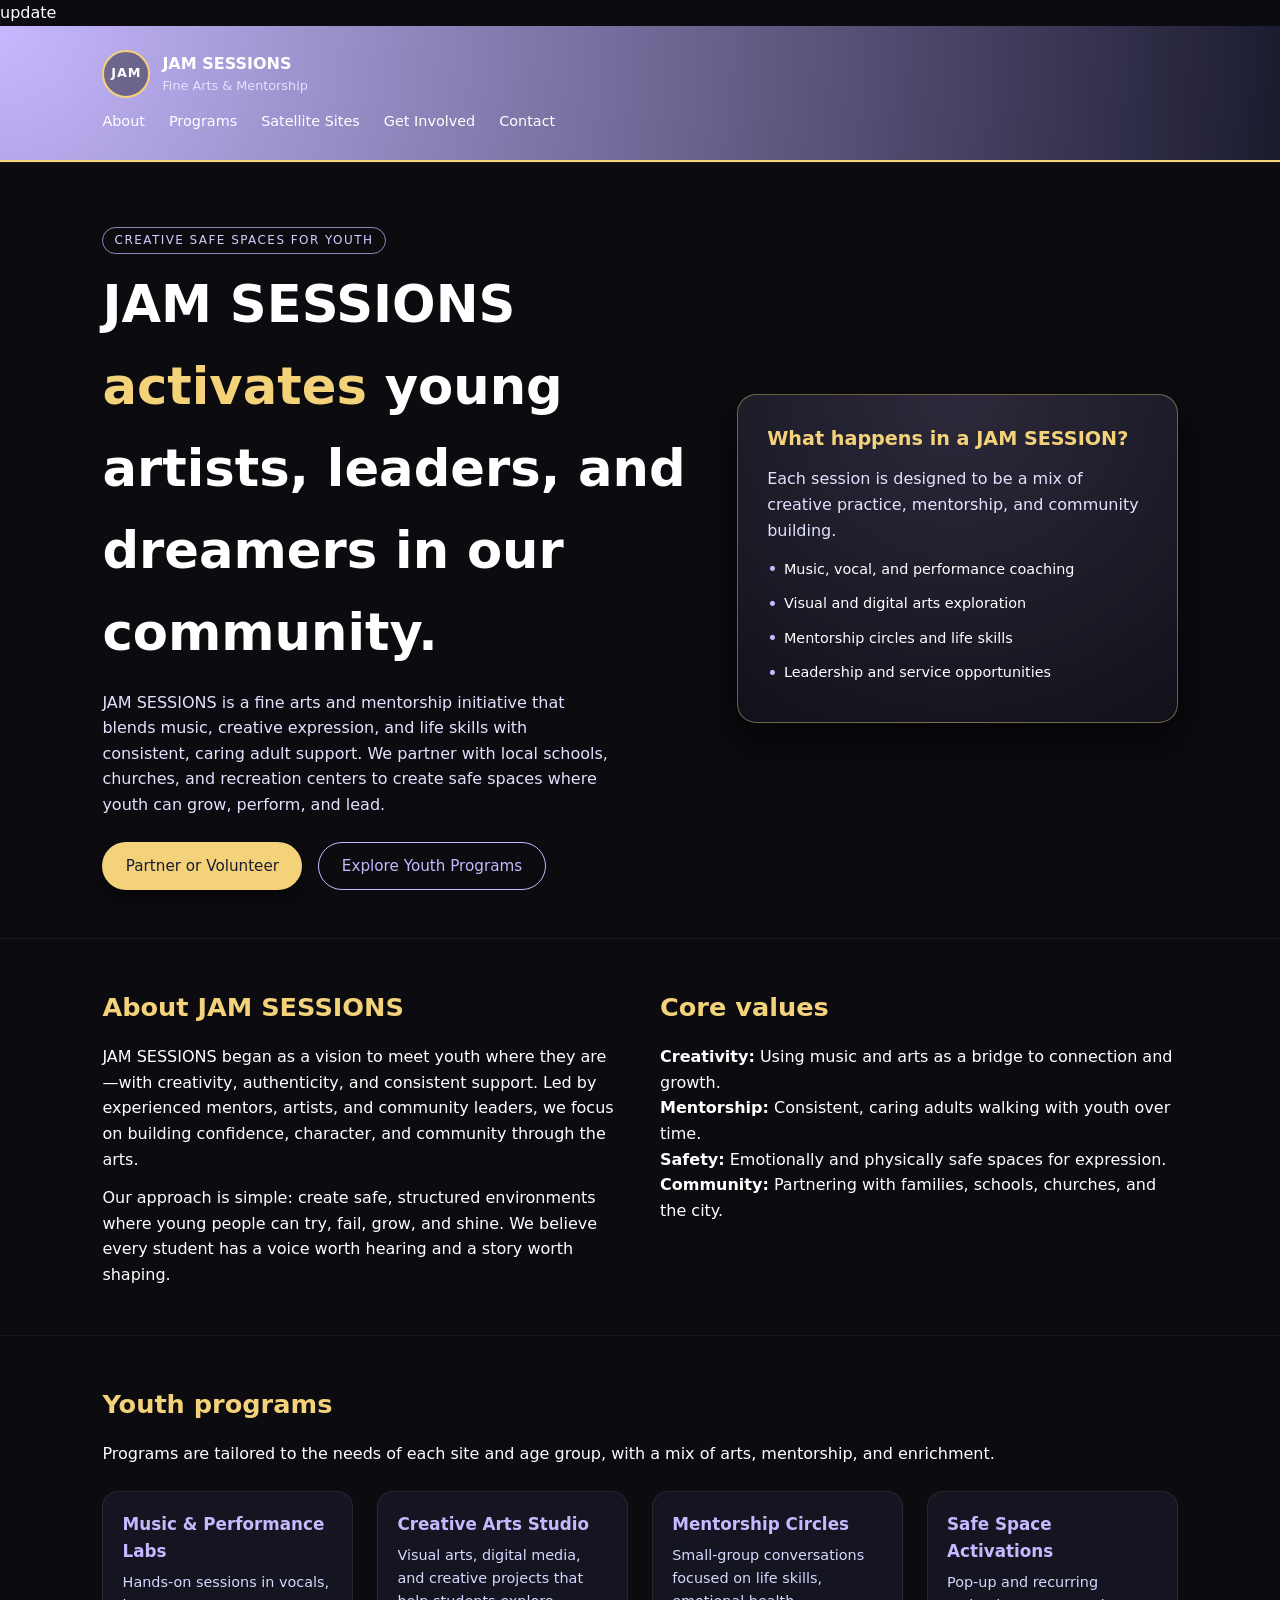
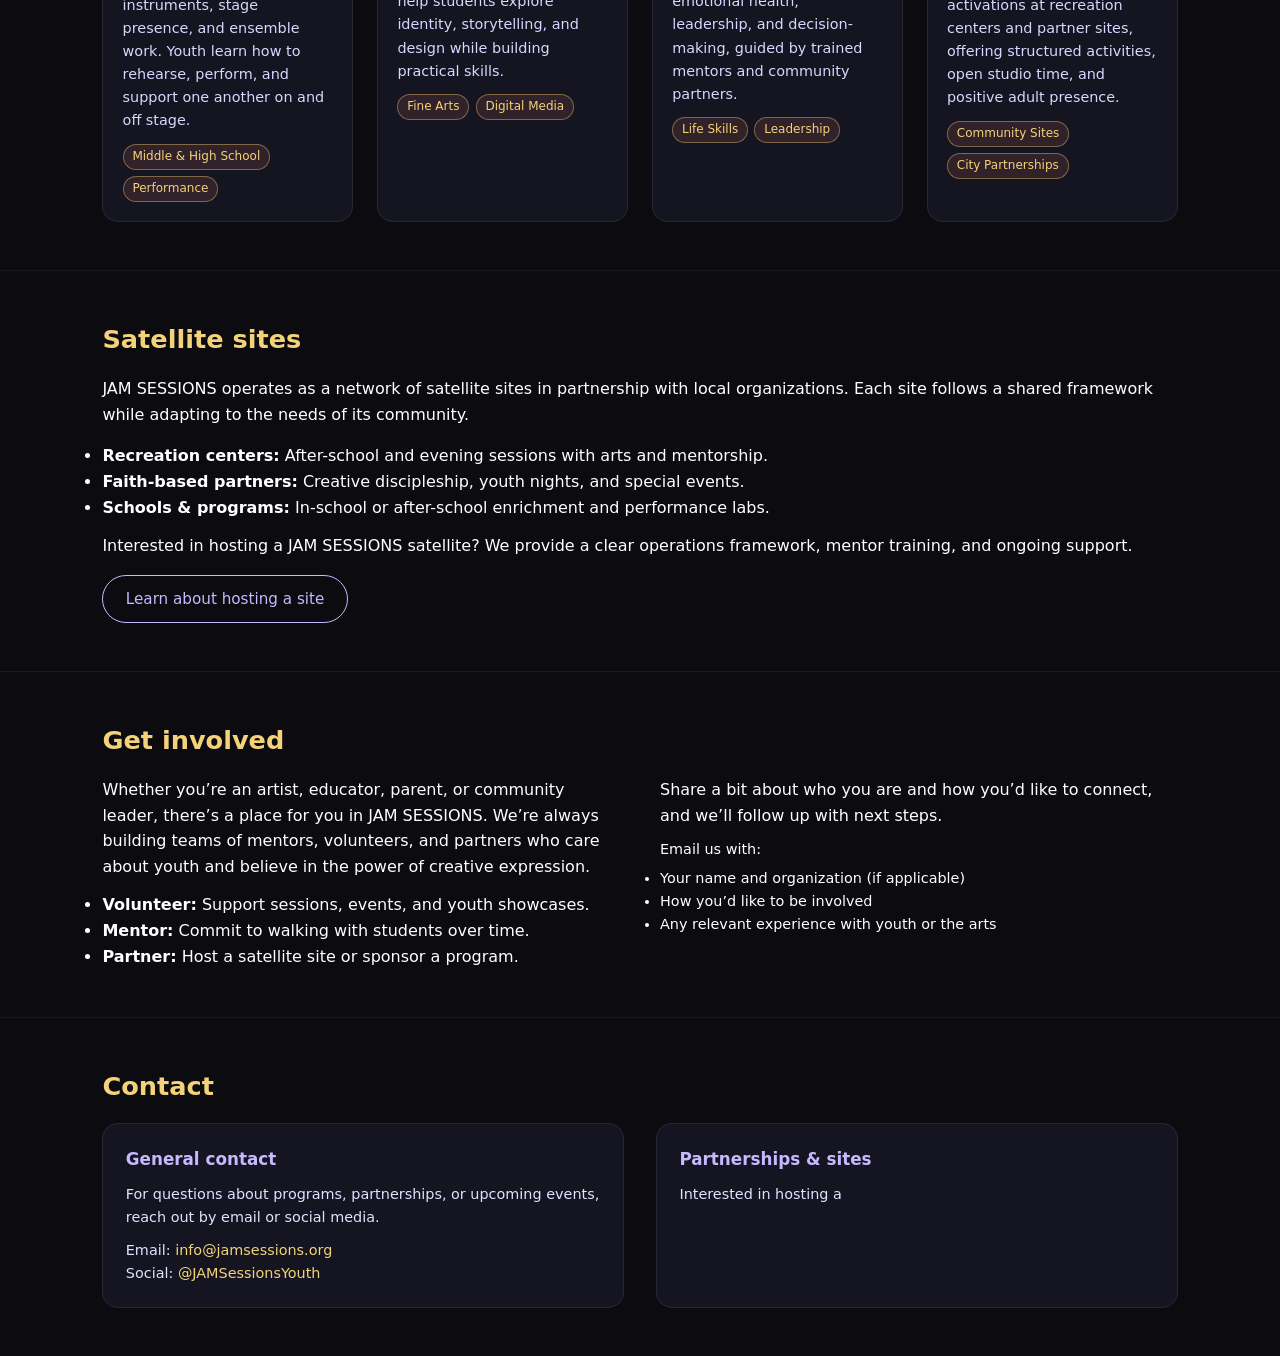
<file: index.html>
update <!DOCTYPE html>
<html lang="en">
<head>
  <meta charset="UTF-8" />
  <title>JAM SESSIONS – Fine Arts & Mentorship</title>
  <meta name="viewport" content="width=device-width, initial-scale=1" />
  <style>
    :root {
      --lavender: #c7b8ff;
      --soft-gold: #f4d27a;
      --white: #ffffff;
      --dark: #111111;
      --accent: #ff7a5c;
    }

    * {
      box-sizing: border-box;
      margin: 0;
      padding: 0;
    }

    body {
      font-family: system-ui, -apple-system, BlinkMacSystemFont, "Segoe UI", sans-serif;
      background: #0b0b10;
      color: var(--white);
      line-height: 1.6;
    }

    header {
      background: radial-gradient(circle at top left, var(--lavender), #1b1b2f);
      border-bottom: 2px solid var(--soft-gold);
      padding: 1.5rem 8%;
      position: sticky;
      top: 0;
      z-index: 10;
    }

    .brand {
      display: flex;
      align-items: center;
      gap: 0.75rem;
    }

    .badge {
      width: 48px;
      height: 48px;
      border-radius: 999px;
      border: 2px solid var(--soft-gold);
      display: flex;
      align-items: center;
      justify-content: center;
      background: rgba(0,0,0,0.4);
      font-weight: 700;
      letter-spacing: 0.08em;
      font-size: 0.8rem;
      text-transform: uppercase;
    }

    nav {
      margin-top: 0.75rem;
      display: flex;
      gap: 1.5rem;
      flex-wrap: wrap;
      font-size: 0.9rem;
    }

    nav a {
      color: var(--white);
      text-decoration: none;
      position: relative;
      padding-bottom: 0.2rem;
    }

    nav a::after {
      content: "";
      position: absolute;
      left: 0;
      bottom: 0;
      width: 0;
      height: 2px;
      background: var(--soft-gold);
      transition: width 0.2s ease-out;
    }

    nav a:hover::after {
      width: 100%;
    }

    .hero {
      padding: 4rem 8% 3rem;
      display: grid;
      grid-template-columns: minmax(0, 2fr) minmax(0, 1.5fr);
      gap: 3rem;
      align-items: center;
    }

    .hero h1 {
      font-size: clamp(2.4rem, 4vw, 3.4rem);
      margin-bottom: 1rem;
    }

    .hero h1 span {
      color: var(--soft-gold);
    }

    .hero p {
      max-width: 32rem;
      color: #e2e2ff;
    }

    .hero-actions {
      margin-top: 1.5rem;
      display: flex;
      flex-wrap: wrap;
      gap: 1rem;
    }

    .btn {
      display: inline-flex;
      align-items: center;
      justify-content: center;
      padding: 0.7rem 1.4rem;
      border-radius: 999px;
      border: 1px solid transparent;
      font-size: 0.95rem;
      cursor: pointer;
      text-decoration: none;
      transition: transform 0.15s ease-out, box-shadow 0.15s ease-out, background 0.15s;
    }

    .btn-primary {
      background: var(--soft-gold);
      color: #1b1b2f;
      box-shadow: 0 10px 25px rgba(0,0,0,0.35);
    }

    .btn-primary:hover {
      transform: translateY(-1px);
      box-shadow: 0 14px 30px rgba(0,0,0,0.45);
    }

    .btn-outline {
      border-color: var(--lavender);
      color: var(--lavender);
      background: transparent;
    }

    .btn-outline:hover {
      background: rgba(199,184,255,0.12);
      transform: translateY(-1px);
    }

    .hero-card {
      border-radius: 1.2rem;
      border: 1px solid rgba(244,210,122,0.4);
      background: radial-gradient(circle at top, rgba(199,184,255,0.18), #11111a);
      padding: 1.8rem;
      box-shadow: 0 18px 40px rgba(0,0,0,0.6);
    }

    .hero-card h2 {
      font-size: 1.2rem;
      margin-bottom: 0.75rem;
      color: var(--soft-gold);
    }

    .hero-card ul {
      list-style: none;
      margin-top: 0.75rem;
    }

    .hero-card li {
      margin-bottom: 0.4rem;
      font-size: 0.9rem;
      display: flex;
      align-items: center;
      gap: 0.4rem;
    }

    .hero-card li::before {
      content: "•";
      color: var(--lavender);
      font-size: 1.1rem;
    }

    section {
      padding: 3rem 8%;
      border-top: 1px solid rgba(255,255,255,0.06);
    }

    section h2 {
      font-size: 1.6rem;
      margin-bottom: 1rem;
      color: var(--soft-gold);
    }

    .two-col {
      display: grid;
      grid-template-columns: minmax(0, 1.5fr) minmax(0, 1.5fr);
      gap: 2.5rem;
      align-items: flex-start;
    }

    .pill {
      display: inline-block;
      padding: 0.2rem 0.7rem;
      border-radius: 999px;
      border: 1px solid rgba(199,184,255,0.7);
      font-size: 0.75rem;
      text-transform: uppercase;
      letter-spacing: 0.12em;
      color: #cfcfff;
      margin-bottom: 0.6rem;
    }

    .program-grid {
      display: grid;
      grid-template-columns: repeat(auto-fit, minmax(220px, 1fr));
      gap: 1.5rem;
      margin-top: 1.5rem;
    }

    .program-card {
      border-radius: 1rem;
      border: 1px solid rgba(255,255,255,0.08);
      background: #151521;
      padding: 1.2rem;
    }

    .program-card h3 {
      font-size: 1.05rem;
      margin-bottom: 0.4rem;
      color: var(--lavender);
    }

    .program-card p {
      font-size: 0.9rem;
      color: #d7d7ff;
    }

    .tag-row {
      margin-top: 0.7rem;
      display: flex;
      flex-wrap: wrap;
      gap: 0.4rem;
    }

    .tag {
      font-size: 0.75rem;
      padding: 0.15rem 0.55rem;
      border-radius: 999px;
      background: rgba(255,122,92,0.12);
      color: var(--soft-gold);
      border: 1px solid rgba(244,210,122,0.4);
    }

    .contact-grid {
      display: grid;
      grid-template-columns: minmax(0, 1.4fr) minmax(0, 1.4fr);
      gap: 2rem;
    }

    .contact-card {
      border-radius: 1rem;
      border: 1px solid rgba(255,255,255,0.08);
      background: #151521;
      padding: 1.4rem;
    }

    .contact-card h3 {
      font-size: 1.05rem;
      margin-bottom: 0.6rem;
      color: var(--lavender);
    }

    .contact-card p,
    .contact-card a {
      font-size: 0.9rem;
      color: #e2e2ff;
    }

    .contact-card a {
      text-decoration: none;
      color: var(--soft-gold);
    }

    footer {
      padding: 1.5rem 8%;
      font-size: 0.8rem;
      color: #a0a0c0;
      border-top: 1px solid rgba(255,255,255,0.06);
      display: flex;
      justify-content: space-between;
      flex-wrap: wrap;
      gap: 0.75rem;
    }

    @media (max-width: 900px) {
      .hero,
      .two-col,
      .contact-grid {
        grid-template-columns: minmax(0, 1fr);
      }

      header {
        position: static;
      }
    }
  </style>
</head>
<body>
  <header>
    <div class="brand">
      <div class="badge">JAM</div>
      <div>
        <strong>JAM SESSIONS</strong><br />
        <span style="font-size:0.8rem;color:#e2e2ff;">Fine Arts & Mentorship</span>
      </div>
    </div>
    <nav>
      <a href="#about">About</a>
      <a href="#programs">Programs</a>
      <a href="#satellites">Satellite Sites</a>
      <a href="#get-involved">Get Involved</a>
      <a href="#contact">Contact</a>
    </nav>
  </header>

  <main>
    <section class="hero">
      <div>
        <div class="pill">Creative safe spaces for youth</div>
        <h1>
          JAM SESSIONS <span>activates</span> young artists, leaders, and dreamers in our community.
        </h1>
        <p>
          JAM SESSIONS is a fine arts and mentorship initiative that blends music, creative expression,
          and life skills with consistent, caring adult support. We partner with local schools, churches,
          and recreation centers to create safe spaces where youth can grow, perform, and lead.
        </p>
        <div class="hero-actions">
          <a href="#get-involved" class="btn btn-primary">Partner or Volunteer</a>
          <a href="#programs" class="btn btn-outline">Explore Youth Programs</a>
        </div>
      </div>
      <aside class="hero-card">
        <h2>What happens in a JAM SESSION?</h2>
        <p>
          Each session is designed to be a mix of creative practice, mentorship, and community building.
        </p>
        <ul>
          <li>Music, vocal, and performance coaching</li>
          <li>Visual and digital arts exploration</li>
          <li>Mentorship circles and life skills</li>
          <li>Leadership and service opportunities</li>
        </ul>
      </aside>
    </section>

    <section id="about">
      <div class="two-col">
        <div>
          <h2>About JAM SESSIONS</h2>
          <p>
            JAM SESSIONS began as a vision to meet youth where they are—with creativity, authenticity,
            and consistent support. Led by experienced mentors, artists, and community leaders, we
            focus on building confidence, character, and community through the arts.
          </p>
          <p style="margin-top:0.8rem;">
            Our approach is simple: create safe, structured environments where young people can try,
            fail, grow, and shine. We believe every student has a voice worth hearing and a story worth
            shaping.
          </p>
        </div>
        <div>
          <h2>Core values</h2>
          <ul style="list-style:none;margin-top:0.5rem;">
            <li><strong>Creativity:</strong> Using music and arts as a bridge to connection and growth.</li>
            <li><strong>Mentorship:</strong> Consistent, caring adults walking with youth over time.</li>
            <li><strong>Safety:</strong> Emotionally and physically safe spaces for expression.</li>
            <li><strong>Community:</strong> Partnering with families, schools, churches, and the city.</li>
          </ul>
        </div>
      </div>
    </section>

    <section id="programs">
      <h2>Youth programs</h2>
      <p>
        Programs are tailored to the needs of each site and age group, with a mix of arts, mentorship,
        and enrichment.
      </p>
      <div class="program-grid">
        <div class="program-card">
          <h3>Music & Performance Labs</h3>
          <p>
            Hands-on sessions in vocals, instruments, stage presence, and ensemble work. Youth learn
            how to rehearse, perform, and support one another on and off stage.
          </p>
          <div class="tag-row">
            <span class="tag">Middle & High School</span>
            <span class="tag">Performance</span>
          </div>
        </div>
        <div class="program-card">
          <h3>Creative Arts Studio</h3>
          <p>
            Visual arts, digital media, and creative projects that help students explore identity,
            storytelling, and design while building practical skills.
          </p>
          <div class="tag-row">
            <span class="tag">Fine Arts</span>
            <span class="tag">Digital Media</span>
          </div>
        </div>
        <div class="program-card">
          <h3>Mentorship Circles</h3>
          <p>
            Small-group conversations focused on life skills, emotional health, leadership, and
            decision-making, guided by trained mentors and community partners.
          </p>
          <div class="tag-row">
            <span class="tag">Life Skills</span>
            <span class="tag">Leadership</span>
          </div>
        </div>
        <div class="program-card">
          <h3>Safe Space Activations</h3>
          <p>
            Pop-up and recurring activations at recreation centers and partner sites, offering
            structured activities, open studio time, and positive adult presence.
          </p>
          <div class="tag-row">
            <span class="tag">Community Sites</span>
            <span class="tag">City Partnerships</span>
          </div>
        </div>
      </div>
    </section>

    <section id="satellites">
      <h2>Satellite sites</h2>
      <p>
        JAM SESSIONS operates as a network of satellite sites in partnership with local organizations.
        Each site follows a shared framework while adapting to the needs of its community.
      </p>
      <ul style="margin-top:1rem;">
        <li><strong>Recreation centers:</strong> After-school and evening sessions with arts and mentorship.</li>
        <li><strong>Faith-based partners:</strong> Creative discipleship, youth nights, and special events.</li>
        <li><strong>Schools & programs:</strong> In-school or after-school enrichment and performance labs.</li>
      </ul>
      <p style="margin-top:0.8rem;">
        Interested in hosting a JAM SESSIONS satellite? We provide a clear operations framework, mentor
        training, and ongoing support.
      </p>
      <a href="#get-involved" class="btn btn-outline" style="margin-top:1rem;">Learn about hosting a site</a>
    </section>

    <section id="get-involved">
      <h2>Get involved</h2>
      <div class="two-col">
        <div>
          <p>
            Whether you’re an artist, educator, parent, or community leader, there’s a place for you
            in JAM SESSIONS. We’re always building teams of mentors, volunteers, and partners who care
            about youth and believe in the power of creative expression.
          </p>
          <ul style="margin-top:0.8rem;">
            <li><strong>Volunteer:</strong> Support sessions, events, and youth showcases.</li>
            <li><strong>Mentor:</strong> Commit to walking with students over time.</li>
            <li><strong>Partner:</strong> Host a satellite site or sponsor a program.</li>
          </ul>
        </div>
        <div>
          <p>
            Share a bit about who you are and how you’d like to connect, and we’ll follow up with
            next steps.
          </p>
          <p style="margin-top:0.6rem;font-size:0.9rem;">
            Email us with:
          </p>
          <ul style="margin-top:0.4rem;font-size:0.9rem;">
            <li>Your name and organization (if applicable)</li>
            <li>How you’d like to be involved</li>
            <li>Any relevant experience with youth or the arts</li>
          </ul>
        </div>
      </div>
    </section>

    <section id="contact">
      <h2>Contact</h2>
      <div class="contact-grid">
        <div class="contact-card">
          <h3>General contact</h3>
          <p>
            For questions about programs, partnerships, or upcoming events, reach out by email or
            social media.
          </p>
          <p style="margin-top:0.6rem;">
            Email:
            <a href="mailto:info@jamsessions.org">info@jamsessions.org</a>
          </p>
          <p>
            Social:
            <a href="#">@JAMSessionsYouth</a>
          </p>
        </div>
        <div class="contact-card">
          <h3>Partnerships & sites</h3>
          <p>
            Interested in hosting a
</file>
